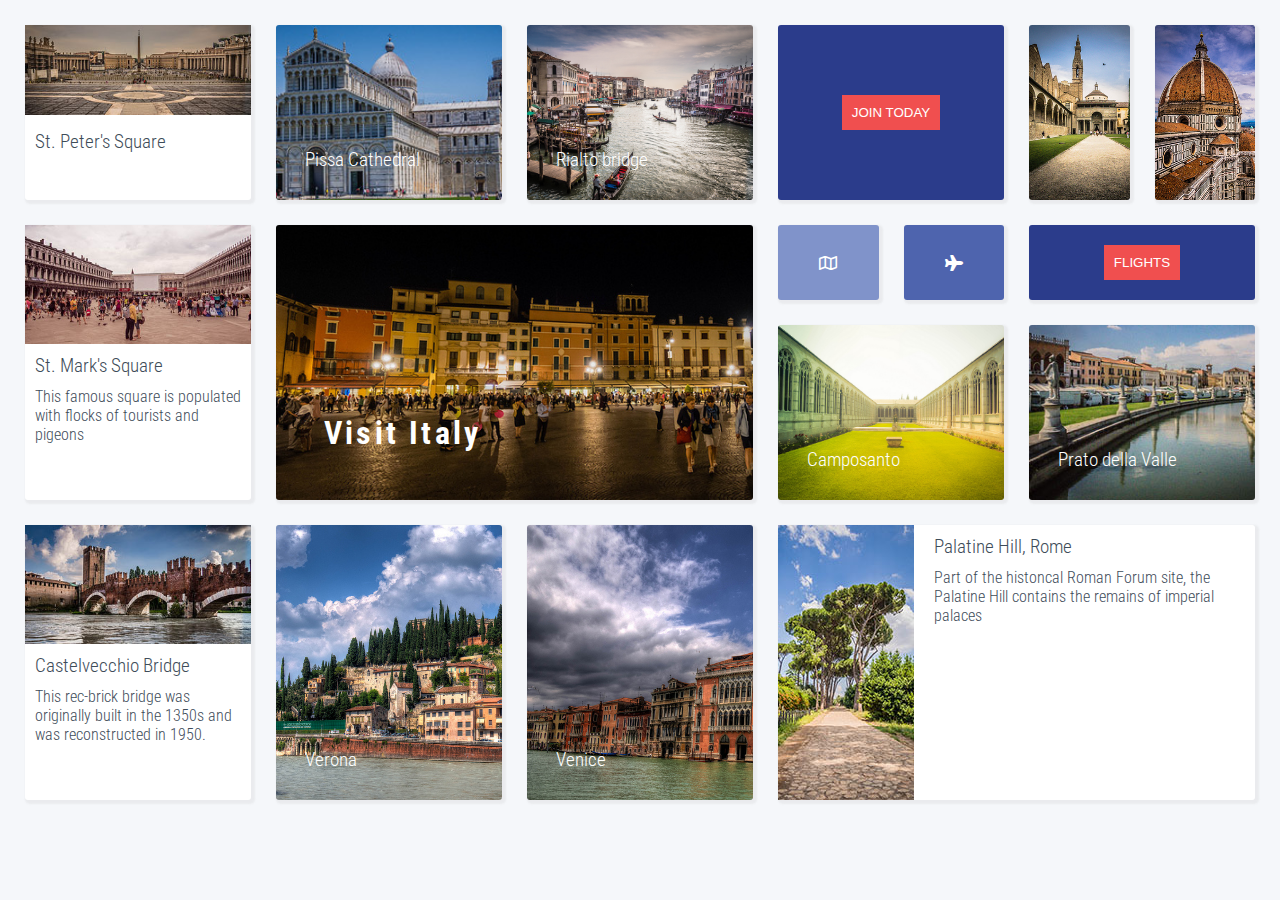
<file: index.html>
<!DOCTYPE html>
<html lang="en">

<head>
  <meta charset="utf-8">
  <meta name="viewport" content="width=device-width, initial-scale=1.0">
  <link href="https://fonts.googleapis.com/css2?family=Roboto+Condensed:wght@300;400;700&display=swap" rel="stylesheet">
  <link href="https://cdnjs.cloudflare.com/ajax/libs/font-awesome/5.15.3/css/all.min.css" rel="stylesheet">
  <link rel="stylesheet" href="styles.css">
  <title>Grid Flex Layout</title>
</head>

<body>

  <main class="container">
    <div id="a">
      <img src="images/a.jpg" alt="St. Peter's Square">
      <figcaption>St. Peter's Square</figcaption>
    </div>
    <div id="b">Pissa Cathedral</div>
    <div id="c">Rialto bridge</div>
    <div id="d"><button>JOIN TODAY</button></div>
    <div id="e"></div>
    <div id="f"></div>
    <div id="g">
      <img src="images/g.jpg" alt="St. Mark's Square">
      <figcaption>St. Mark's Square</figcaption>
      <p>This famous square is populated with flocks of tourists and pigeons</p>
    </div>
    <div id="h">Visit Italy</div>
    <div id="i"><i class="far fa-map"></i></div>
    <div id="j"><i class="fas fa-plane"></i></div>
    <div id="k"><button>FLIGHTS</button></div>
    <div id="l">Camposanto</div>
    <div id="m">Prato della Valle</div>
    <div id="n">
      <img src="images/n.jpg" alt="Castelvecchio Bridge">
      <figcaption>Castelvecchio Bridge</figcaption>
      <p>This rec-brick bridge was originally built in the 1350s and was reconstructed in 1950.</p>
    </div>
    <div id="o">Verona</div>
    <div id="p">Venice</div>
    <div id="q">
      <picture>
        <source media="(max-width:768px)" srcset="images/q-copy.jpg">
        <img src="images/q.jpg" alt="Palatine Hill, Rome">
      </picture>
      <div id="caption">
        <figcaption>Palatine Hill, Rome</figcaption>
        <p>Part of the histoncal Roman Forum site, the Palatine Hill contains the remains of imperial palaces</p>
      </div>
    </div>
  </main>
</body>

</html>
</file>
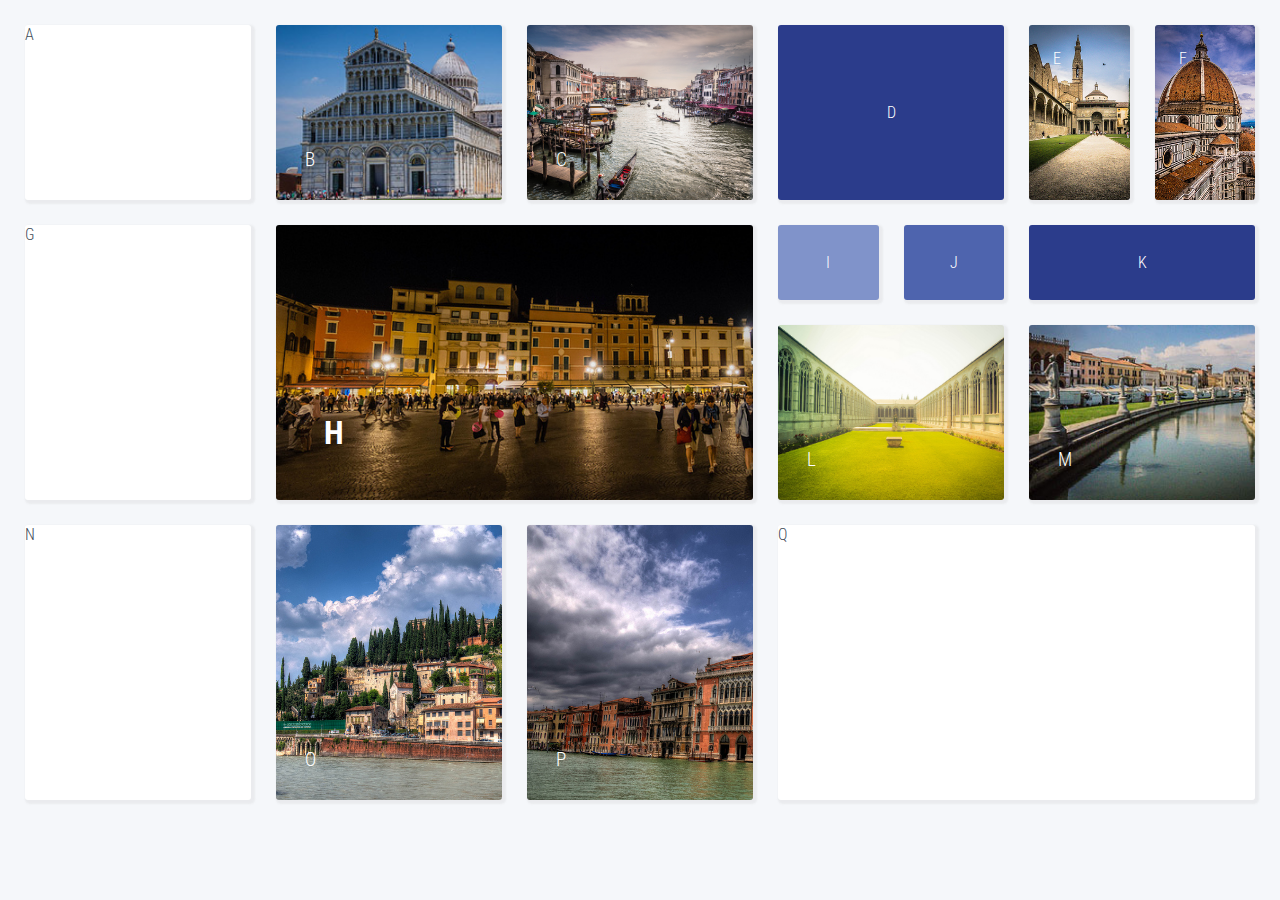
<file: ch07-proj2.html>
<!DOCTYPE html>
<html lang="en">

<head>
  <meta charset="utf-8">
  <title>Chapter 7</title>

  <meta name="viewport" content="width=device-width, initial-scale=1.0">
  <link href="https://fonts.googleapis.com/css2?family=Roboto+Condensed:wght@300;400;700&display=swap" rel="stylesheet">
  <link href="https://cdnjs.cloudflare.com/ajax/libs/font-awesome/4.7.0/css/font-awesome.min.css" rel='stylesheet'>
  <link rel="stylesheet" href="ch07-proj2.css">
</head>

<body>
    
<main class="container">
  <div id="a">A</div>
  <div id="b">B</div>
  <div id="c">C</div>
  <div id="d">D</div>
  <div id="e">E</div>
  <div id="f">F</div>
  <div id="g">G</div>
  <div id="h">H</div>
  <div id="i">I</div>
  <div id="j">J</div>
  <div id="k">K</div>
  <div id="l">L</div>
  <div id="m">M</div>
  <div id="n">N</div>
  <div id="o">O</div>
  <div id="p">P</div>
  <div id="q">Q</div>  
</main>    
</body>
</html>
</file>
<file: styles.css>
/* Root variables  */
:root {
  --color-block-1: #7b93db;
  --color-block-2: #4c63b6;
  --color-block-3: #2d3a8c;
  --color-block-4: #ef4e4e;

  --color-text-light: #f5f7fa;
  --color-text-dark: #3e4c59;

  --color-back: #f5f7fa;
}

html {
  box-sizing: border-box;
}

/* CSS Resets */
*,
*:before,
*:after {
  box-sizing: inherit;
}
body,
div,
span,
h1,
h2,
h3,
h4,
aside,
p,
main,
nav,
ul,
li {
  margin: 0;
  padding: 0;
  list-style: none;
}

body {
  font-family: "Roboto Condensed", sans-serif;
  font-weight: 300;
  font-size: 1em;
  color: var(--color-text-dark);
  background-color: var(--color-back);
}
h2,
h3,
h4 {
  font-weight: 300;
}
.container {
  padding: 25px;
  width: 100%;
}
.container > div {
  background-color: #616e7c;
  color: white;
  border: 0;
  border-radius: 3px;
  padding: 1.5em;
  box-shadow: 2px 2px 2px 2px hsla(0, 0%, 75%, 0.2);
}

/* General Desktop styles */
.container {
  display: grid;
  grid-template-columns: repeat(10, 1fr);
  grid-template-rows: 175px 75px 175px 275px;
  gap: 25px;
}

#a {
  grid-column-start: 1;
  grid-column-end: 3;
  background-color: #ffffff;
  color: #3e4c59;
  padding: 0;
  display: flex;
  flex-direction: column;
  justify-content: start;
  align-items: start;
  gap: 10px;
}
#a img {
  max-width: 100%;
}
#a figcaption {
  padding: 5px 10px;
  font-size: larger;
}
#b {
  grid-column-start: 3;
  grid-column-end: 5;
  background-image: url("images/b.jpg");
  background-size: cover;
  background-position: center;
  background-repeat: no-repeat;
  font-size: larger;
  display: flex;
  justify-content: baseline;
  align-items: end;
}
#c {
  grid-column-start: 5;
  grid-column-end: 7;
  background-image: url("images/c.jpg");
  background-size: cover;
  background-repeat: no-repeat;
  background-position: center;
  font-size: larger;
  display: flex;
  justify-content: baseline;
  align-items: end;
}
#d {
  grid-column-start: 7;
  grid-column-end: 9;
  background-color: #2b3c8b;
  display: flex;
  justify-content: center;
  align-items: center;
}
#d button {
  background-color: #f04f4f;
  color: #ffffff;
  padding: 10px;
  border: none;
}
#e {
  background-image: url("images/e.jpg");
  background-size: cover;
  background-repeat: no-repeat;
}
#f {
  background-image: url("images/f.jpg");
  background-size: cover;
  background-repeat: no-repeat;
}
#g {
  grid-column-start: 1;
  grid-column-end: 3;
  grid-row-start: 2;
  grid-row-end: 4;
  background-color: #ffffff;
  color: #3e4c59;
  padding: 0;
  display: flex;
  flex-direction: column;
  justify-content: start;
  align-items: start;
  gap: 10px;
}
#g img {
  max-width: 100%;
}
#g figcaption {
  padding: 0 10px;
  font-size: larger;
}
#g p {
  padding: 0 10px;
}
#h {
  grid-column-start: 3;
  grid-column-end: 7;
  grid-row-start: 2;
  grid-row-end: 4;
  background-image: url("images/h.jpg");
  background-size: cover;
  background-repeat: no-repeat;
  font-size: xx-large;
  letter-spacing: 0.1em;
  font-weight: bold;
  display: flex;
  justify-content: baseline;
  align-items: end;
}
#i {
  background-color: #8093ca;
  display: flex;
  justify-content: center;
  align-items: center;
}
#j {
  background-color: #4e64ae;
  display: flex;
  justify-content: center;
  align-items: center;
}
#k {
  grid-column-start: 9;
  grid-column-end: 11;
  background-color: #2b3c8b;
  display: flex;
  justify-content: center;
  align-items: center;
}
#k button {
  background-color: #f04f4f;
  color: #ffffff;
  padding: 10px;
  border: none;
}
#l {
  grid-column-start: 7;
  grid-column-end: 9;
  background-image: url("images/l.jpg");
  background-size: cover;
  background-repeat: no-repeat;
  font-size: larger;
  display: flex;
  justify-content: baseline;
  align-items: end;
}
#m {
  grid-column-start: 9;
  grid-column-end: 11;
  background-image: url("images/m.jpg");
  background-size: cover;
  background-repeat: no-repeat;
  font-size: larger;
  display: flex;
  justify-content: baseline;
  align-items: end;
}
#n {
  grid-column-start: 1;
  grid-column-end: 3;
  background-color: #ffffff;
  color: #3e4c59;
  padding: 0;
  display: flex;
  flex-direction: column;
  justify-content: start;
  align-items: start;
  gap: 10px;
}
#n img {
  max-width: 100%;
}
#n figcaption {
  padding: 0 10px;
  font-size: larger;
}
#n p {
  padding: 0 10px;
}
#o {
  grid-column-start: 3;
  grid-column-end: 5;
  background-image: url("images/o.jpg");
  background-size: cover;
  background-repeat: no-repeat;
  font-size: larger;
  display: flex;
  justify-content: baseline;
  align-items: end;
}
#p {
  grid-column-start: 5;
  grid-column-end: 7;
  background-image: url("images/p.jpg");
  background-size: cover;
  background-repeat: no-repeat;
  font-size: larger;
  display: flex;
  justify-content: baseline;
  align-items: end;
}
#q {
  grid-column-start: 7;
  grid-column-end: 11;
  background-color: #ffffff;
  color: #3e4c59;
  padding: 0;
  display: flex;
  gap: 10px;
}
#q img {
  max-height: 100%;
}
#q #caption {
  padding: 10px;
  display: flex;
  flex-direction: column;
  gap: 10px;
}
#q figcaption {
  font-size: larger;
}

/* Tablet & mobile styles */
@media (max-width: 768px) {
  .container {
    display: grid;
    grid-template-columns: 1fr;
    grid-auto-rows: auto;
  }
  #a,
  #b,
  #c,
  #d,
  #g,
  #h,
  #k,
  #l,
  #m,
  #n,
  #o,
  #p,
  #q {
    grid-column: auto;
    grid-row: auto;
  }
  #b,
  #c,
  #d,
  #e,
  #f,
  #l,
  #m,
  #o,
  #p {
    height: 150px;
    background-position: top;
  }
  #a,
  #g,
  #n {
    padding-bottom: 20px;
  }
  #q {
    display: flex;
    flex-direction: column;
    padding-bottom: 20px;
    min-height: 200px;
  }
  #q #caption {
    display: flex;
    flex-direction: column;
    gap: 10px;
  }
  #q img {
    max-width: 100%;
    display: block;
    margin: 0 auto;
  }
  body {
    font-size: 0.9em;
  }
}
</file>
<file: ch07-proj2.css>
/* Root variables  */
:root {
  --color-block-1: #7b93db;
  --color-block-2: #4c63b6;
  --color-block-3: #2d3a8c;
  --color-block-4: #ef4e4e;

  --color-text-light: #f5f7fa;
  --color-text-dark: #3e4c59;

  --color-back: #f5f7fa;
}

html {
  box-sizing: border-box;
}

/* CSS Resets */
*,
*:before,
*:after {
  box-sizing: inherit;
}
body,
div,
span,
h1,
h2,
h3,
h4,
aside,
p,
main,
nav,
ul,
li {
  margin: 0;
  padding: 0;
  list-style: none;
}

body {
  font-family: "Roboto Condensed", sans-serif;
  font-weight: 300;
  font-size: 1em;
  color: var(--color-text-dark);
  background-color: var(--color-back);
}
h2,
h3,
h4 {
  font-weight: 300;
}
.container {
  padding: 25px;
  width: 100%;
}
.container > div {
  background-color: #616e7c;
  color: white;
  border: 0;
  border-radius: 3px;
  padding: 1.5em;
  box-shadow: 2px 2px 2px 2px hsla(0, 0%, 75%, 0.2);
}

/* add your styles */
.container {
  display: grid;
  grid-template-columns: repeat(10, 1fr);
  grid-template-rows: 175px 75px 175px 275px;
  gap: 25px;
}

#a {
  grid-column-start: 1;
  grid-column-end: 3;
  background-color: #ffffff;
  color: #3e4c59;
  padding: 0;
  display: flex;
  flex-direction: column;
  justify-content: start;
  align-items: start;
  gap: 10px;
}
#a img {
  max-width: 100%;
}
#a figcaption {
  padding: 5px 10px;
  font-size: larger;
}
#b {
  grid-column-start: 3;
  grid-column-end: 5;
  background-image: url("images/b.jpg");
  background-size: cover;
  background-repeat: no-repeat;
  font-size: larger;
  display: flex;
  justify-content: baseline;
  align-items: end;
}
#c {
  grid-column-start: 5;
  grid-column-end: 7;
  background-image: url("images/c.jpg");
  background-size: cover;
  background-repeat: no-repeat;
  font-size: larger;
  display: flex;
  justify-content: baseline;
  align-items: end;
}
#d {
  grid-column-start: 7;
  grid-column-end: 9;
  background-color: #2b3c8b;
  display: flex;
  justify-content: center;
  align-items: center;
}
#d button {
  background-color: #f04f4f;
  color: #ffffff;
  padding: 10px;
  border: none;
}
#e {
  background-image: url("images/e.jpg");
  background-size: cover;
  background-repeat: no-repeat;
}
#f {
  background-image: url("images/f.jpg");
  background-size: cover;
  background-repeat: no-repeat;
}
#g {
  grid-column-start: 1;
  grid-column-end: 3;
  grid-row-start: 2;
  grid-row-end: 4;
  background-color: #ffffff;
  color: #3e4c59;
  padding: 0;
  display: flex;
  flex-direction: column;
  justify-content: start;
  align-items: start;
  gap: 10px;
}
#g img {
  max-width: 100%;
}
#g figcaption {
  padding: 0 10px;
  font-size: larger;
}
#g p {
  padding: 0 10px;
}
#h {
  grid-column-start: 3;
  grid-column-end: 7;
  grid-row-start: 2;
  grid-row-end: 4;
  background-image: url("images/h.jpg");
  background-size: cover;
  background-repeat: no-repeat;
  font-size: xx-large;
  letter-spacing: 0.1em;
  font-weight: bold;
  display: flex;
  justify-content: baseline;
  align-items: end;
}
#i {
  background-color: #8093ca;
  display: flex;
  justify-content: center;
  align-items: center;
}
#j {
  background-color: #4e64ae;
  display: flex;
  justify-content: center;
  align-items: center;
}
#k {
  grid-column-start: 9;
  grid-column-end: 11;
  background-color: #2b3c8b;
  display: flex;
  justify-content: center;
  align-items: center;
}
#k button {
  background-color: #f04f4f;
  color: #ffffff;
  padding: 10px;
  border: none;
}
#l {
  grid-column-start: 7;
  grid-column-end: 9;
  background-image: url("images/l.jpg");
  background-size: cover;
  background-repeat: no-repeat;
  font-size: larger;
  display: flex;
  justify-content: baseline;
  align-items: end;
}
#m {
  grid-column-start: 9;
  grid-column-end: 11;
  background-image: url("images/m.jpg");
  background-size: cover;
  background-repeat: no-repeat;
  font-size: larger;
  display: flex;
  justify-content: baseline;
  align-items: end;
}
#n {
  grid-column-start: 1;
  grid-column-end: 3;
  background-color: #ffffff;
  color: #3e4c59;
  padding: 0;
  display: flex;
  flex-direction: column;
  justify-content: start;
  align-items: start;
  gap: 10px;
}
#n img {
  max-width: 100%;
}
#n figcaption {
  padding: 0 10px;
  font-size: larger;
}
#n p {
  padding: 0 10px;
}
#o {
  grid-column-start: 3;
  grid-column-end: 5;
  background-image: url("images/o.jpg");
  background-size: cover;
  background-repeat: no-repeat;
  font-size: larger;
  display: flex;
  justify-content: baseline;
  align-items: end;
}
#p {
  grid-column-start: 5;
  grid-column-end: 7;
  background-image: url("images/p.jpg");
  background-size: cover;
  background-repeat: no-repeat;
  font-size: larger;
  display: flex;
  justify-content: baseline;
  align-items: end;
}
#q {
  grid-column-start: 7;
  grid-column-end: 11;
  background-color: #ffffff;
  color: #3e4c59;
  padding: 0;
  display: flex;
  gap: 10px;
}
#q img {
  max-width: 100%;
}
#q #caption {
  padding: 10px;
  display: flex;
  flex-direction: column;
  gap: 10px;
}
#q figcaption {
  font-size: larger;
}
/* styles for mobile protrait screen */

/* styles for tablet portrait and mobile landscape screens */
</file>
